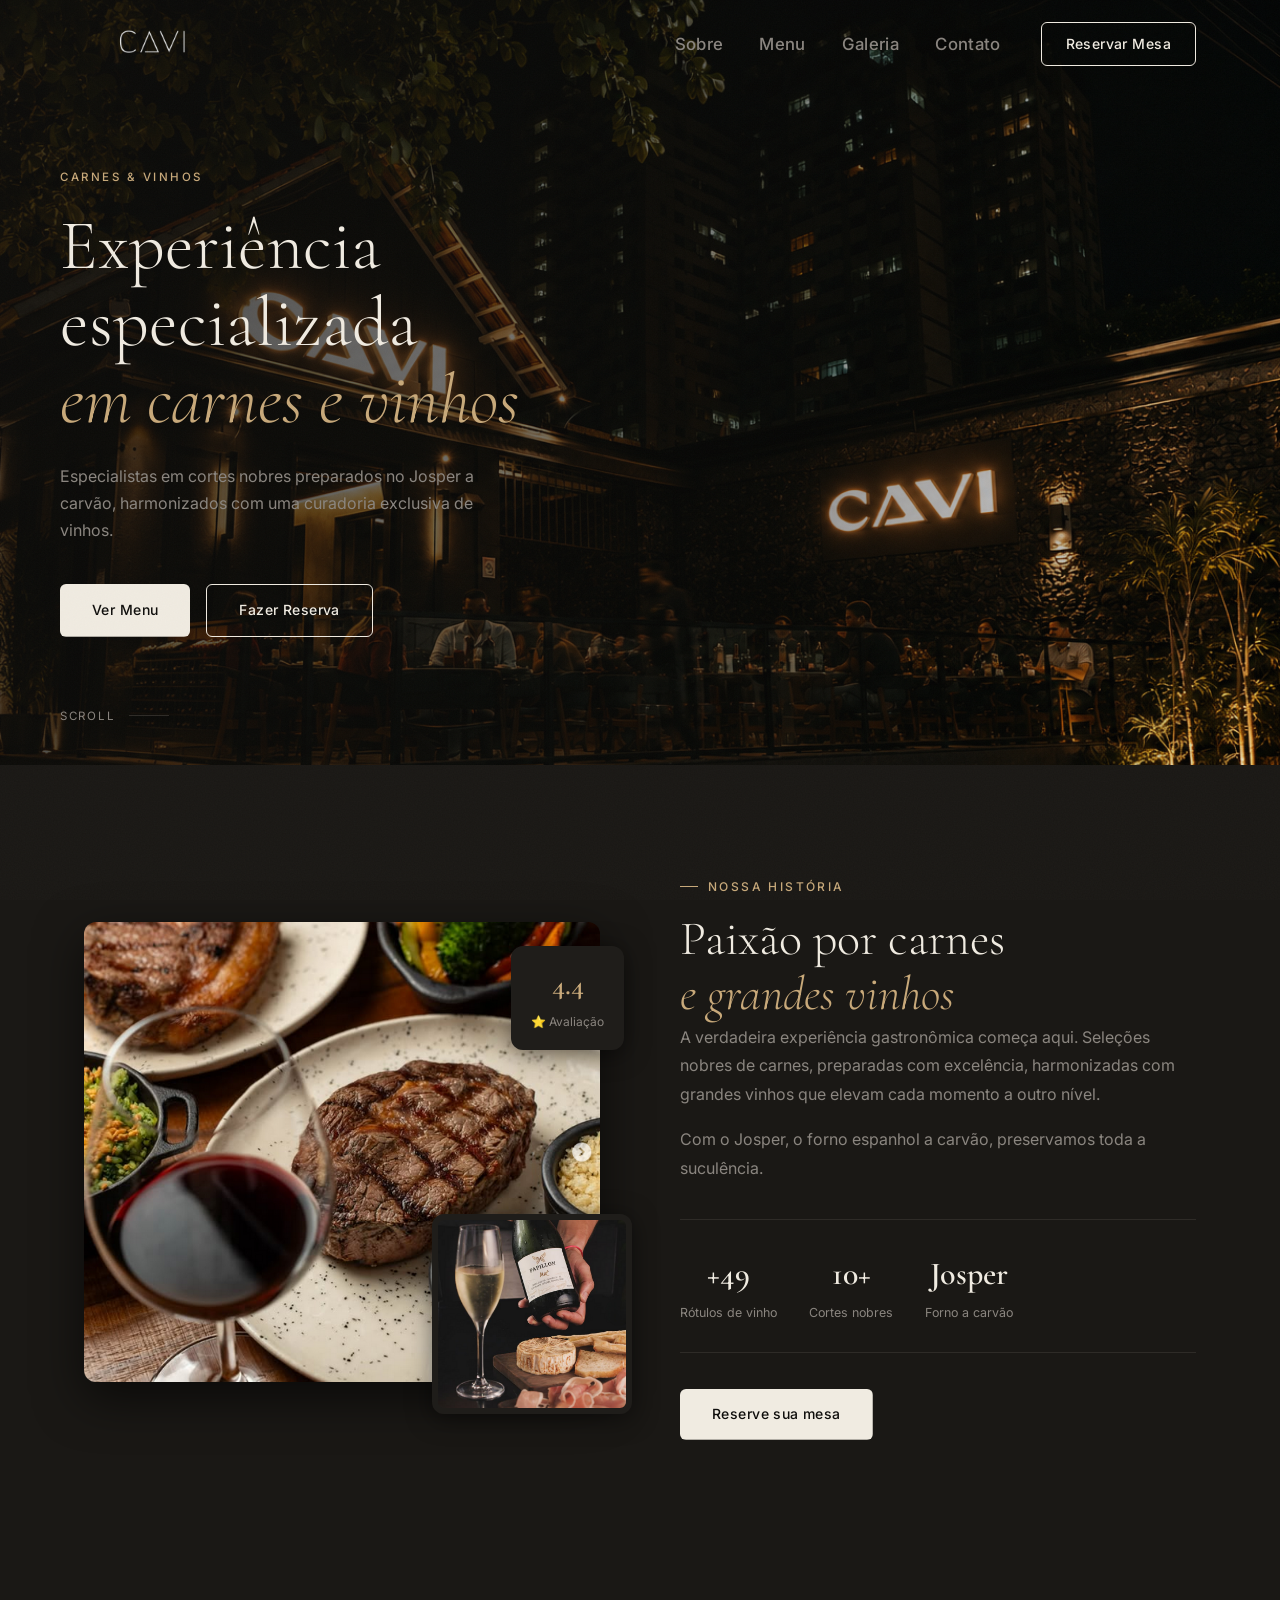
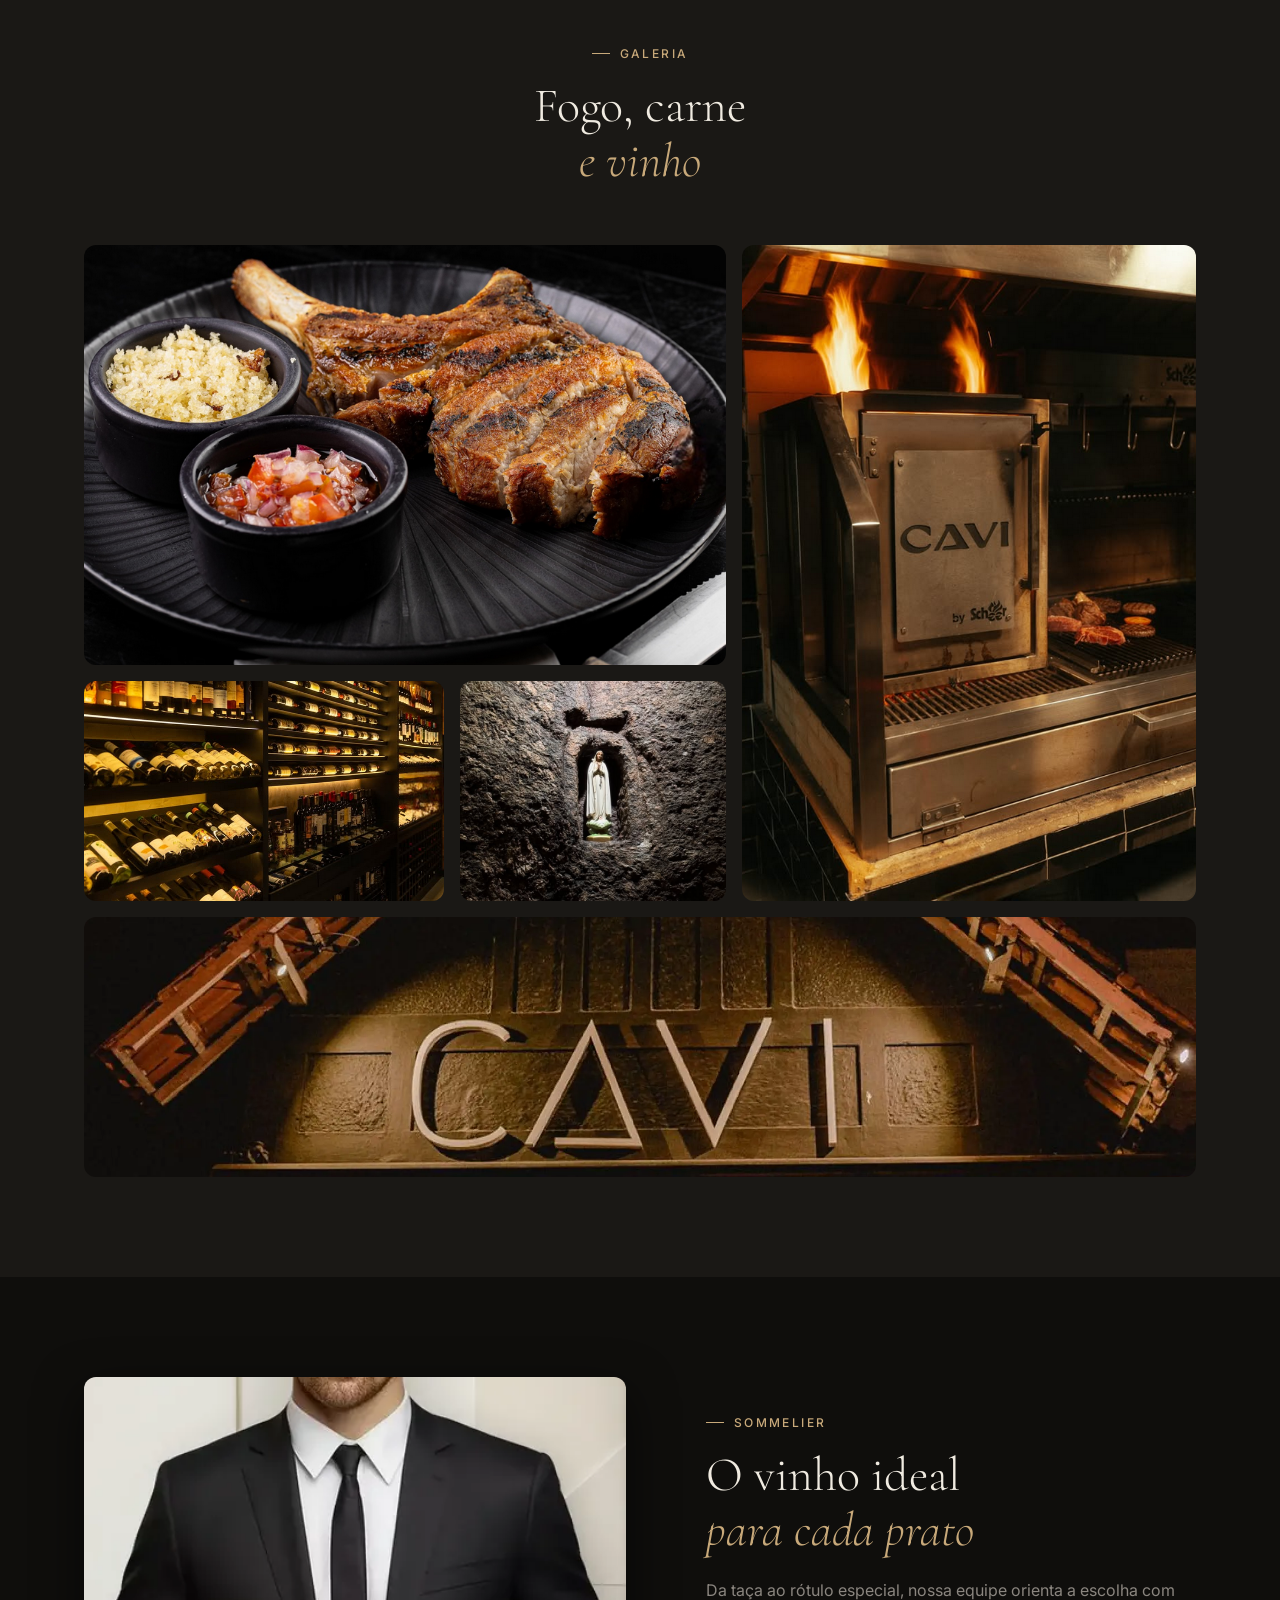
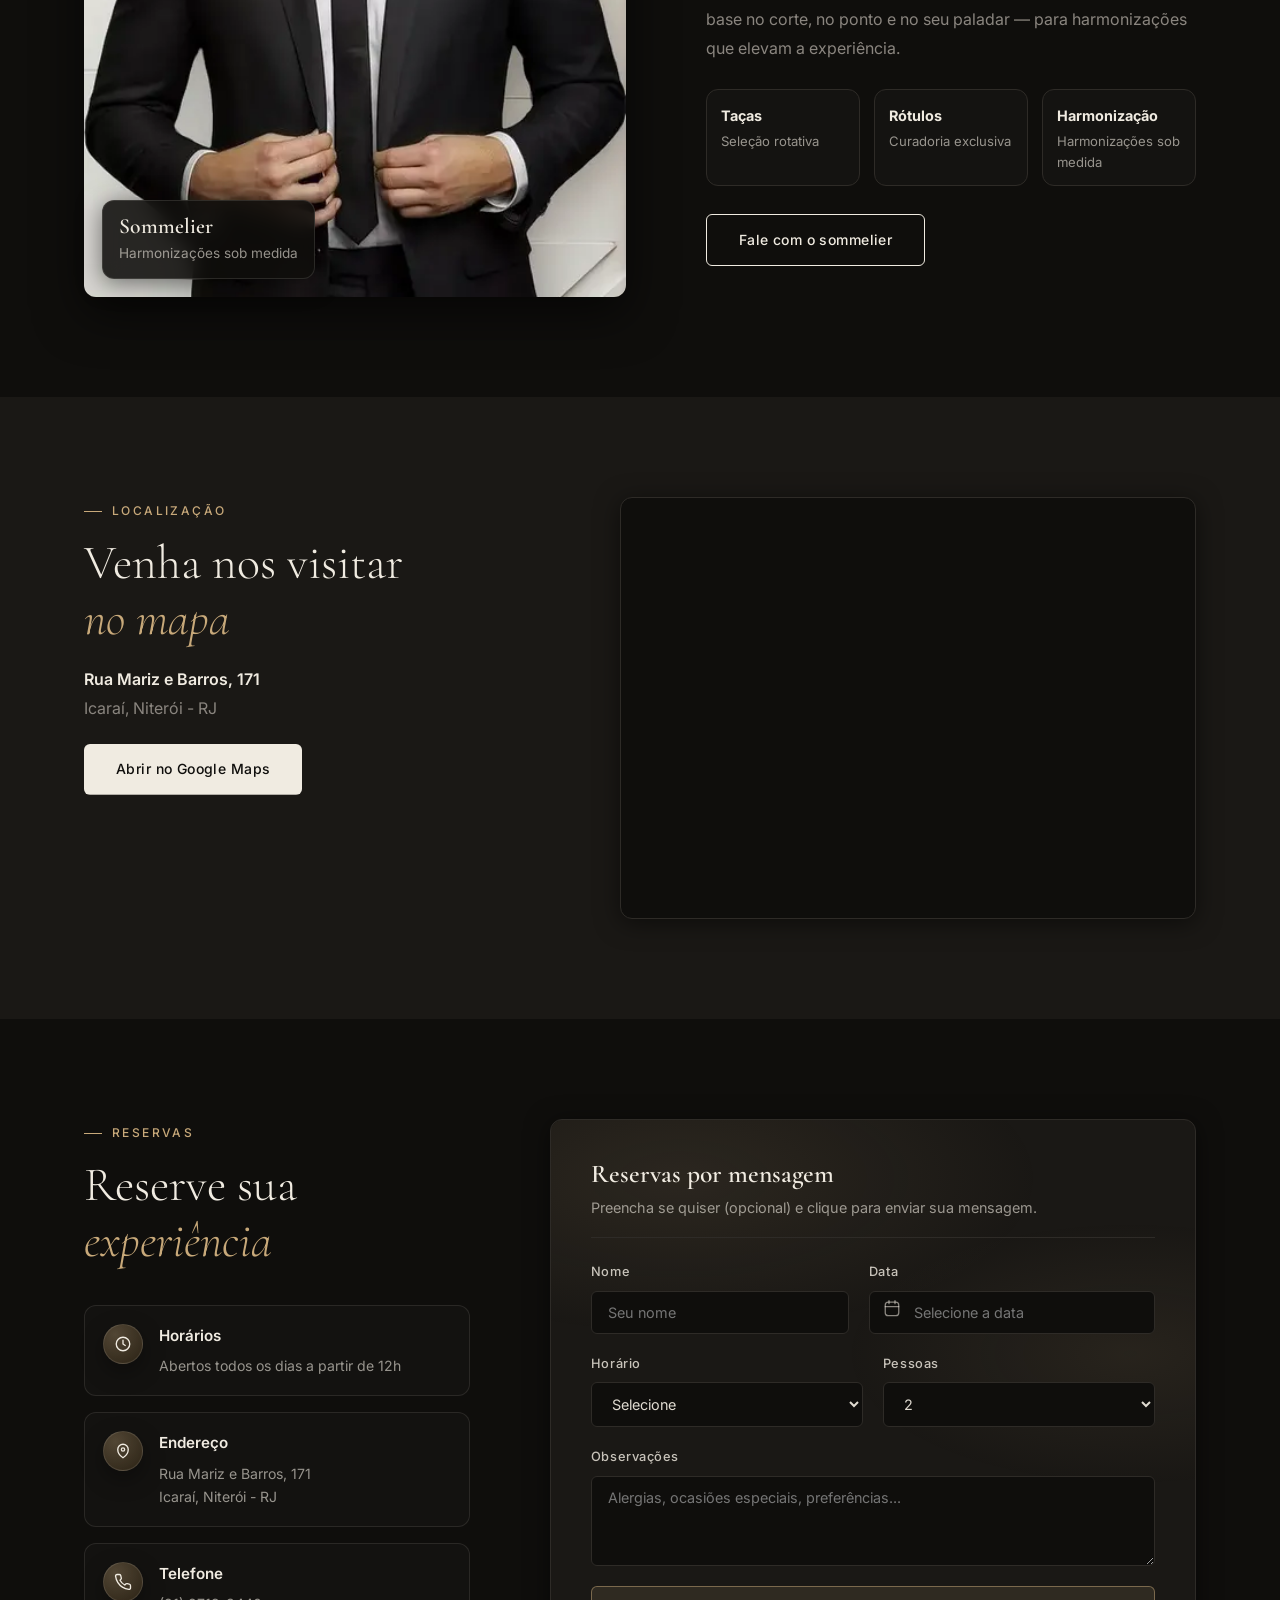
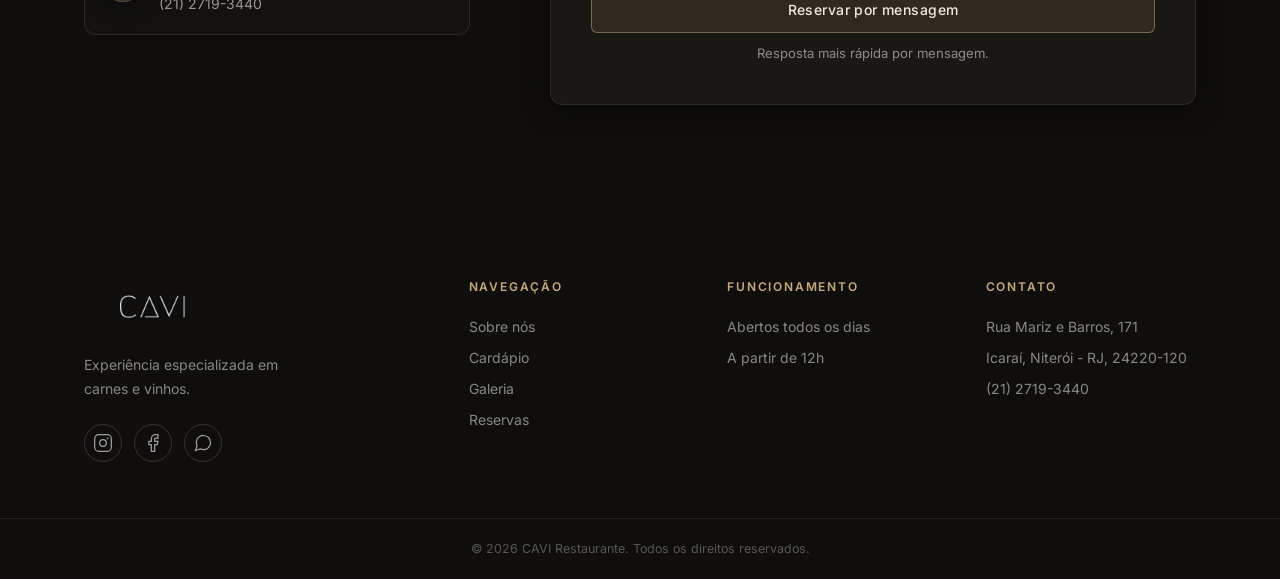
<file: index.html>
<!DOCTYPE html>
<html lang="pt-BR">
<head>
  <meta charset="UTF-8" />
  <meta name="viewport" content="width=device-width, initial-scale=1.0" />
  <title>CAVI — Carnes & Vinhos</title>
  <link rel="stylesheet" href="styles.css" />
  <link rel="preconnect" href="https://fonts.googleapis.com" />
  <link href="https://fonts.googleapis.com/css2?family=Cormorant+Garamond:ital,wght@0,300;0,400;0,600;1,300;1,400&family=Inter:wght@300;400;500;600&display=swap" rel="stylesheet" />
</head>
<body class="loading">

  <!-- LOADER -->
  <div class="loader" id="loader">
    <span class="loader-logo" aria-label="CAVI">
      <img src="assets/loogo.png" alt="CAVI" onerror="this.closest('.loader-logo').textContent='CAVI'" />
    </span>
    <div class="loader-bar"></div>
  </div>

  <!-- NAVBAR -->
  <nav class="navbar" id="navbar">
    <div class="nav-container">
      <a href="#home" class="nav-logo" aria-label="CAVI">
        <img src="assets/loogo.png" alt="CAVI" onerror="this.outerHTML='CAVI'" />
      </a>
      <ul class="nav-links" id="navLinks">
        <li><a href="#about">Sobre</a></li>
        <li><a href="cardapio.html">Menu</a></li>
        <li><a href="#gallery">Galeria</a></li>
        <li><a href="#contact">Contato</a></li>
      </ul>
      <a href="#reservation" class="btn btn-outline nav-cta">Reservar Mesa</a>
      <button class="hamburger" id="hamburger" aria-label="Menu">
        <span></span><span></span><span></span>
      </button>
    </div>
  </nav>

  <!-- HERO -->
  <section class="hero" id="home">
    <div class="hero-content">
      <span class="hero-eyebrow">Carnes & Vinhos</span>
      <h1 class="hero-title">Experiência especializada<br /><em>em carnes e vinhos</em></h1>
      <p class="hero-sub">Especialistas em cortes nobres preparados no Josper a carvão, harmonizados com uma curadoria exclusiva de vinhos.</p>
      <div class="hero-actions">
        <a href="cardapio.html" class="btn btn-dark">Ver Menu</a>
        <a href="#reservation" class="btn btn-outline">Fazer Reserva</a>
      </div>
    </div>
    <div class="hero-visual">
      <div class="hero-img-wrap">
        <div class="hero-img"></div>
      </div>
      <div class="hero-badge">
        <span class="badge-num">+50</span>
        <span class="badge-txt">rótulos de<br />vinho</span>
      </div>
    </div>
    <div class="hero-scroll" onclick="document.getElementById('about').scrollIntoView({behavior:'smooth'})">
      <span>Scroll</span>
      <div class="scroll-line"></div>
    </div>
  </section>

  <!-- ABOUT -->
  <section class="about section" id="about">
    <div class="container about-grid">
      <div class="about-media">
        <div class="about-img-main"></div>
        <div class="about-img-accent"></div>
        <div class="about-stat">
          <strong>4.5</strong>
          <span>⭐ Avaliação</span>
        </div>
      </div>
      <div class="about-text">
        <span class="section-eyebrow">Nossa História</span>
        <h2 class="section-title">Paixão por carnes<br /><em>e grandes vinhos</em></h2>
        <p>A verdadeira experiência gastronômica começa aqui.
Seleções nobres de carnes, preparadas com excelência, harmonizadas com grandes vinhos que elevam cada momento a outro nível.</p>
        <p>Com o Josper, o forno espanhol a carvão, preservamos toda a suculência.</p>
        <div class="about-highlights">
          <div class="highlight">
            <strong>+50</strong>
            <span>Rótulos de vinho</span>
          </div>
          <div class="highlight">
            <strong>10+</strong>
            <span>Cortes nobres</span>
          </div>
          <div class="highlight">
            <strong>Josper</strong>
            <span>Forno a carvão</span>
          </div>
        </div>
        <a href="#reservation" class="btn btn-dark">Reserve sua mesa</a>
      </div>
    </div>
  </section>

  <!-- GALLERY -->
  <section class="gallery-section section" id="gallery">
    <div class="container">
      <div class="section-header">
        <span class="section-eyebrow">Galeria</span>
        <h2 class="section-title">Fogo, carne<br /><em>e vinho</em></h2>
      </div>
      <div class="gallery-grid">
        <div class="gallery-item gi-large"></div>
        <div class="gallery-item gi-tall"></div>
        <div class="gallery-item gi-sm"></div>
        <div class="gallery-item gi-sm gi-sm2"></div>
        <div class="gallery-item gi-wide"></div>
      </div>
    </div>
  </section>

  <!-- SOMMELIER -->
  <section class="sommelier-section section" id="sommelier">
    <div class="container sommelier-grid">
      <div class="sommelier-media reveal">
        <div class="sommelier-img" role="img" aria-label="Sommelier"></div>
        <div class="sommelier-card">
          <strong>Sommelier</strong>
          <span>Harmonizações sob medida</span>
        </div>
      </div>
      <div class="sommelier-text reveal">
        <span class="section-eyebrow">Sommelier</span>
        <h2 class="section-title">O vinho ideal<br /><em>para cada prato</em></h2>
        <p>Da taça ao rótulo especial, nossa equipe orienta a escolha com base no corte, no ponto e no seu paladar — para harmonizações que elevam a experiência.</p>
        <div class="sommelier-features">
          <div class="sommelier-feature">
            <strong>Taças</strong>
            <span>Seleção rotativa</span>
          </div>
          <div class="sommelier-feature">
            <strong>Rótulos</strong>
            <span>Curadoria exclusiva</span>
          </div>
          <div class="sommelier-feature">
            <strong>Harmonização</strong>
            <span>Harmonizações sob medida</span>
          </div>
        </div>
        <a href="https://wa.me/552127193440?text=Ol%C3%A1!%20Gostaria%20de%20falar%20com%20o%20sommelier%20para%20uma%20recomenda%C3%A7%C3%A3o%20de%20vinho." class="btn btn-outline" target="_blank" rel="noopener">Fale com o sommelier</a>
      </div>
    </div>
  </section>

  <!-- LOCATION -->
  <section class="location-section section" id="location">
    <div class="container location-grid">
      <div class="location-text reveal">
        <span class="section-eyebrow">Localização</span>
        <h2 class="section-title">Venha nos visitar<br /><em>no mapa</em></h2>
        <p class="location-address">
          <strong>Rua Mariz e Barros, 171</strong><br />
          Icaraí, Niterói - RJ
        </p>
        <div class="location-actions">
          <a class="btn btn-dark" href="https://www.google.com/maps/search/?api=1&query=Rua%20das%20Flores%2C%20340%2C%20Jardins%2C%20S%C3%A3o%20Paulo%20-%20SP" target="_blank" rel="noopener">Abrir no Google Maps</a>
        </div>
      </div>
      <div class="location-map reveal" aria-label="Mapa">
        <iframe
          title="Mapa — CAVI"
          loading="lazy"
          referrerpolicy="no-referrer-when-downgrade"
          src="https://www.google.com/maps?q=Rua%20Mariz%20e%20Barros%2C%20171%2C%20Icaraí%2C%20Niterói%20-%20RJ%2C%2024220-120&output=embed"></iframe>
      </div>
    </div>
  </section>

  <!-- RESERVATION -->
  <section class="reservation-section section" id="reservation">
    <div class="container reservation-grid">
      <div class="reservation-info">
        <span class="section-eyebrow">Reservas</span>
        <h2 class="section-title">Reserve sua<br /><em>experiência</em></h2>
        <div class="res-detail">
          <div class="res-icon" aria-hidden="true">
            <svg width="18" height="18" viewBox="0 0 24 24" fill="none" stroke="currentColor" stroke-width="1.8" stroke-linecap="round" stroke-linejoin="round">
              <circle cx="12" cy="12" r="9"></circle>
              <path d="M12 7v5l3 2"></path>
            </svg>
          </div>
          <div>
            <strong>Horários</strong>
            <p>Abertos todos os dias a partir de 12h</p>
          </div>
        </div>
        <div class="res-detail">
          <div class="res-icon" aria-hidden="true">
            <svg width="18" height="18" viewBox="0 0 24 24" fill="none" stroke="currentColor" stroke-width="1.8" stroke-linecap="round" stroke-linejoin="round">
              <path d="M12 21s7-4.4 7-11a7 7 0 0 0-14 0c0 6.6 7 11 7 11z"></path>
              <circle cx="12" cy="10" r="2.2"></circle>
            </svg>
          </div>
          <div>
            <strong>Endereço</strong>
            <p> Rua Mariz e Barros, 171<br />Icaraí, Niterói - RJ</p>
          </div>
        </div>
        <div class="res-detail">
          <div class="res-icon" aria-hidden="true">
            <svg width="18" height="18" viewBox="0 0 24 24" fill="none" stroke="currentColor" stroke-width="1.8" stroke-linecap="round" stroke-linejoin="round">
              <path d="M22 16.9v3a2 2 0 0 1-2.2 2 19.8 19.8 0 0 1-8.6-3.1 19.5 19.5 0 0 1-6-6A19.8 19.8 0 0 1 2.1 4.2 2 2 0 0 1 4.1 2h3a2 2 0 0 1 2 1.7c.1.9.3 1.8.6 2.6a2 2 0 0 1-.5 2.1L8 9.6a16 16 0 0 0 6.4 6.4l1.2-1.2a2 2 0 0 1 2.1-.5c.8.3 1.7.5 2.6.6a2 2 0 0 1 1.7 2z"></path>
            </svg>
          </div>
          <div>
            <strong>Telefone</strong>
            <p id="reservationPhone">(21) 2719-3440</p>
          </div>
        </div>
      </div>
      <div class="reservation-form reservation-whatsapp" id="reservationWhatsApp">
        <div class="form-head">
          <h3 class="form-title">Reservas por mensagem</h3>
          <p class="form-sub">Preencha se quiser (opcional) e clique para enviar sua mensagem.</p>
        </div>
        <div class="form-row">
          <div class="form-group">
            <label for="wa_name">Nome</label>
            <input type="text" id="wa_name" placeholder="Seu nome" />
          </div>
          <div class="form-group">
            <label for="wa_date">Data</label>
            <div class="input-wrap date-picker" id="waDatePicker">
              <span class="input-icon" aria-hidden="true">
                <svg width="18" height="18" viewBox="0 0 24 24" fill="none" stroke="currentColor" stroke-width="1.7" stroke-linecap="round" stroke-linejoin="round">
                  <rect x="3" y="4" width="18" height="18" rx="4"></rect>
                  <path d="M16 2v4M8 2v4"></path>
                  <path d="M3 10h18"></path>
                </svg>
              </span>
              <input type="text" id="wa_date_display" placeholder="Selecione a data" inputmode="none" readonly aria-haspopup="dialog" aria-expanded="false" />
              <input type="hidden" id="wa_date" />
              <div class="date-popover" id="waDatePopover" role="dialog" aria-label="Selecionar data" aria-hidden="true"></div>
            </div>
          </div>
        </div>
        <div class="form-row">
          <div class="form-group">
            <label for="wa_time">Horário</label>
            <select id="wa_time">
              <option value="">Selecione</option>
              <option>12:00</option><option>12:30</option>
              <option>13:00</option><option>13:30</option>
              <option>19:00</option><option>19:30</option>
              <option>20:00</option><option>20:30</option>
              <option>21:00</option><option>21:30</option>
              <option>22:00</option><option>22:30</option>
              <option>23:00</option><option>23:30</option>
              <option>00:00</option>
            </select>
          </div>
          <div class="form-group">
            <label for="wa_guests">Pessoas</label>
            <select id="wa_guests">
              <option value="">Selecione</option>
              <option>1</option><option selected>2</option><option>3</option><option>4</option><option>5</option>
              <option>6</option><option>7</option><option>8</option><option>9</option><option>10</option>
              <option>11</option><option>12</option><option>13</option><option>14</option><option>15</option>
              <option>16</option><option>17</option><option>18</option><option>19</option><option>20</option>
            </select>
          </div>
        </div>
        <div class="form-group">
          <label for="wa_notes">Observações</label>
          <textarea id="wa_notes" rows="3" placeholder="Alergias, ocasiões especiais, preferências..."></textarea>
        </div>
        <button type="button" class="btn btn-whatsapp btn-full" id="whatsappReserve">
          Reservar por mensagem
        </button>
        <p class="form-note">Resposta mais rápida por mensagem.</p>
      </div>
    </div>
  </section>

  <!-- FOOTER -->
  <footer class="footer" id="contact">
    <div class="container footer-grid">
      <div class="footer-brand">
        <a href="#home" class="nav-logo" aria-label="CAVI">
          <img src="assets/loogo.png" alt="CAVI" onerror="this.outerHTML='CAVI'" />
        </a>
        <p>Experiência especializada em carnes e vinhos.</p>
        <div class="social-links">
          <a href="https://www.instagram.com/caviemporio/" aria-label="Instagram" target="_blank" rel="noopener">
            <svg width="20" height="20" fill="none" stroke="currentColor" stroke-width="1.5" viewBox="0 0 24 24"><rect x="2" y="2" width="20" height="20" rx="5"/><circle cx="12" cy="12" r="4"/><circle cx="17.5" cy="6.5" r="1" fill="currentColor" stroke="none"/></svg>
          </a>
          <a href="https://www.facebook.com/caviemporio" aria-label="Facebook" target="_blank" rel="noopener">
            <svg width="20" height="20" fill="none" stroke="currentColor" stroke-width="1.5" viewBox="0 0 24 24"><path d="M18 2h-3a5 5 0 0 0-5 5v3H7v4h3v8h4v-8h3l1-4h-4V7a1 1 0 0 1 1-1h3z"/></svg>
          </a>
          <a href="https://wa.me/552127193440?text=Ol%C3%A1!%20Gostaria%20de%20falar%20com%20o%20restaurante." aria-label="WhatsApp" target="_blank" rel="noopener">
            <svg width="20" height="20" fill="none" stroke="currentColor" stroke-width="1.5" viewBox="0 0 24 24"><path d="M21 11.5a8.38 8.38 0 0 1-.9 3.8 8.5 8.5 0 0 1-7.6 4.7 8.38 8.38 0 0 1-3.8-.9L3 21l1.9-5.7a8.38 8.38 0 0 1-.9-3.8 8.5 8.5 0 0 1 4.7-7.6 8.38 8.38 0 0 1 3.8-.9h.5a8.48 8.48 0 0 1 8 8v.5z"/></svg>
          </a>
        </div>
      </div>
      <div class="footer-col">
        <h4>Navegação</h4>
        <ul>
          <li><a href="#about">Sobre nós</a></li>
          <li><a href="#menu">Cardápio</a></li>
          <li><a href="#gallery">Galeria</a></li>
          <li><a href="#reservation">Reservas</a></li>
        </ul>
      </div>
      <div class="footer-col">
        <h4>Funcionamento</h4>
        <ul>
          <li>Abertos todos os dias</li>
          <li>A partir de 12h</li>
        </ul>
      </div>
      <div class="footer-col">
        <h4>Contato</h4>
        <ul>
          <li>Rua Mariz e Barros, 171</li>
          <li>Icaraí, Niterói - RJ, 24220-120</li>
          <li> (21) 2719-3440</li>
        </ul>
      </div>
    </div>
    <div class="footer-bottom">
      <p>© 2026 CAVI Restaurante. Todos os direitos reservados.</p>
    </div>
  </footer>

  <script src="script.js"></script>
</body>
</html>
</file>
<file: styles.css>
/* ===== RESET & BASE ===== */
*, *::before, *::after { box-sizing: border-box; margin: 0; padding: 0; }

:root {
  --black: #f0ebe1;
  --dark: #e0dbd1;
  --gray-900: #c8c3ba;
  --gray-600: #8a857f;
  --gray-300: #2e2b27;
  --gray-100: #1a1815;
  --white: #0f0e0c;
  --accent: #c8a97a;
  --accent-light: #2a2010;

  --font-display: 'Cormorant Garamond', Georgia, serif;
  --font-body: 'Inter', system-ui, sans-serif;

  --radius: 12px;
  --radius-sm: 6px;
  --transition: 0.3s ease;
  --shadow: 0 4px 24px rgba(0,0,0,0.5);
  --shadow-lg: 0 16px 48px rgba(0,0,0,0.6);
}

html { scroll-behavior: smooth; font-size: 16px; }

body {
  font-family: var(--font-body);
  background: var(--white);
  color: var(--dark);
  line-height: 1.6;
  overflow-x: hidden;
  color-scheme: dark;
}

a { text-decoration: none; color: inherit; }
ul { list-style: none; }
img { display: block; max-width: 100%; }
button { cursor: pointer; border: none; background: none; font-family: inherit; }

.container { max-width: 1160px; margin: 0 auto; padding: 0 24px; }
.section { padding: 100px 0; }

/* ===== TYPOGRAPHY ===== */
.section-eyebrow {
  display: inline-block;
  font-family: var(--font-body);
  font-size: 0.75rem;
  font-weight: 500;
  letter-spacing: 0.2em;
  text-transform: uppercase;
  color: var(--accent);
  margin-bottom: 16px;
}

.section-title {
  font-family: var(--font-display);
  font-size: clamp(2rem, 4vw, 3rem);
  font-weight: 300;
  line-height: 1.15;
  color: var(--black);
}

.section-title em {
  font-style: italic;
  color: var(--accent);
}

.section-header {
  text-align: center;
  margin-bottom: 56px;
}

/* ===== BUTTONS ===== */
.btn {
  display: inline-flex;
  align-items: center;
  gap: 8px;
  padding: 14px 32px;
  border-radius: var(--radius-sm);
  font-family: var(--font-body);
  font-size: 0.875rem;
  font-weight: 500;
  letter-spacing: 0.03em;
  transition: all var(--transition);
  white-space: nowrap;
}

.btn-dark {
  background: var(--black);
  color: var(--white);
}
.btn-dark:hover {
  background: var(--gray-900);
  transform: translateY(-1px);
  box-shadow: 0 8px 24px rgba(0,0,0,0.18);
}

.btn-outline {
  background: transparent;
  color: var(--black);
  border: 1.5px solid var(--black);
}
.btn-outline:hover {
  background: var(--black);
  color: var(--white);
}

.btn-full { width: 100%; justify-content: center; }

/* ===== NAVBAR ===== */
.navbar {
  position: fixed;
  top: 0; left: 0; right: 0;
  z-index: 1000;
  padding: 12px 0;
  transition: all var(--transition);
}

.navbar.scrolled {
  background: rgba(15,14,12,0.92);
  backdrop-filter: blur(12px);
  -webkit-backdrop-filter: blur(12px);
  padding: 10px 0;
  box-shadow: 0 1px 0 var(--gray-300);
}

.nav-container {
  max-width: 1160px;
  margin: 0 auto;
  padding: 0 24px;
  display: flex;
  align-items: center;
  gap: 40px;
}

.nav-logo {
  font-family: var(--font-display);
  font-size: 1.75rem;
  font-weight: 600;
  letter-spacing: 0.04em;
  color: var(--black);
  margin-right: auto;
  display: flex;
  align-items: center;
  text-decoration: none;
  line-height: 1;
}

.nav-logo img {
  height: 64px;
  width: auto;
  display: block;
  opacity: 1;
  transform: scale(1.5);
  transform-origin: left center;
}

.nav-links {
  display: flex;
  gap: 36px;
}

.nav-links a {
  font-size: 1.05rem;
  font-weight: 500;
  color: var(--gray-600);
  transition: color var(--transition);
  letter-spacing: 0.02em;
}
.nav-links a:hover { color: var(--black); }

.nav-cta { padding: 10px 24px; }

.hamburger {
  display: none;
  flex-direction: column;
  gap: 5px;
  padding: 4px;
  margin-left: auto;
}
.hamburger span {
  display: block;
  width: 22px;
  height: 1.5px;
  background: var(--black);
  transition: all var(--transition);
  transform-origin: center;
}
.hamburger.open span:nth-child(1) { transform: translateY(6.5px) rotate(45deg); }
.hamburger.open span:nth-child(2) { opacity: 0; }
.hamburger.open span:nth-child(3) { transform: translateY(-6.5px) rotate(-45deg); }

/* ===== HERO ===== */
.hero {
  min-height: 85vh;
  position: relative;
  display: flex;
  align-items: center;
  background: url('assets/cavi.png') center/cover no-repeat;
  overflow: hidden;
}

.hero::before {
  content: '';
  position: absolute;
  inset: 0;
  background: linear-gradient(
    105deg,
    rgba(15,14,12,0.82) 0%,
    rgba(15,14,12,0.5) 55%,
    rgba(15,14,12,0.08) 100%
  );
}

.hero-content {
  position: relative;
  z-index: 1;
  padding: 160px 60px 120px;
  max-width: 700px;
}

.hero-visual { display: none; }

.hero-eyebrow {
  display: block;
  font-size: 0.72rem;
  font-weight: 500;
  letter-spacing: 0.22em;
  text-transform: uppercase;
  color: var(--accent);
  margin-bottom: 20px;
}

.hero-title {
  font-family: var(--font-display);
  font-size: clamp(2.8rem, 5.5vw, 4.5rem);
  font-weight: 300;
  line-height: 1.1;
  color: var(--black);
  margin-bottom: 24px;
}
.hero-title em { font-style: italic; color: var(--accent); }

.hero-sub {
  font-size: 1rem;
  color: var(--gray-600);
  max-width: 420px;
  line-height: 1.7;
  margin-bottom: 40px;
}

.hero-actions { display: flex; gap: 16px; flex-wrap: wrap; }

.hero-visual { position: relative; }

.hero-img-wrap {
  border-radius: 200px 200px 120px 120px;
  overflow: hidden;
  height: 540px;
  box-shadow: var(--shadow-lg);
}

.hero-img {
  width: 100%;
  height: 100%;
  background:
    linear-gradient(160deg, rgba(200,169,122,0.1) 0%, transparent 60%),
    url('assets/cavi.png') center/cover no-repeat;
}

.hero-badge {
  position: absolute;
  bottom: 40px;
  left: -30px;
  background: #1f1d1a;
  border-radius: var(--radius);
  padding: 16px 20px;
  box-shadow: var(--shadow-lg);
  display: flex;
  align-items: center;
  gap: 12px;
  animation: float 4s ease-in-out infinite;
}
.badge-num {
  font-family: var(--font-display);
  font-size: 2.2rem;
  font-weight: 600;
  color: var(--accent);
  line-height: 1;
}
.badge-txt {
  font-size: 0.78rem;
  color: var(--gray-600);
  line-height: 1.4;
}

.hero-scroll {
  position: absolute;
  bottom: 40px;
  left: 60px;
  z-index: 1;
  display: flex;
  align-items: center;
  gap: 14px;
  cursor: pointer;
  font-size: 0.72rem;
  letter-spacing: 0.15em;
  text-transform: uppercase;
  color: var(--gray-600);
}
.scroll-line {
  width: 40px;
  height: 1px;
  background: var(--gray-300);
  position: relative;
  overflow: hidden;
}
.scroll-line::after {
  content: '';
  position: absolute;
  left: -100%;
  top: 0;
  width: 100%;
  height: 100%;
  background: var(--accent);
  animation: scrollLine 2s ease-in-out infinite;
}

@keyframes scrollLine {
  0% { left: -100%; }
  50% { left: 0%; }
  100% { left: 100%; }
}

@keyframes float {
  0%, 100% { transform: translateY(0); }
  50% { transform: translateY(-8px); }
}

/* ===== ABOUT ===== */
.about { background: var(--gray-100); }

.about-grid {
  display: grid;
  grid-template-columns: 1fr 1fr;
  gap: 80px;
  align-items: center;
}

.about-media { position: relative; }

.about-img-main {
  width: 100%;
  height: 460px;
  border-radius: var(--radius);
  background: url('g1/f1.png') center/cover;
  box-shadow: var(--shadow-lg);
}

.about-img-accent {
  position: absolute;
  bottom: -32px;
  right: -32px;
  width: 200px;
  height: 200px;
  border-radius: var(--radius);
  background: url('g1/f2.png') center/cover;
  border: 6px solid #1f1d1a;
  box-shadow: var(--shadow);
}

.about-stat {
  position: absolute;
  top: 24px;
  right: -24px;
  background: #1f1d1a;
  border-radius: var(--radius);
  padding: 16px 20px;
  text-align: center;
  box-shadow: var(--shadow);
}
.about-stat strong {
  display: block;
  font-family: var(--font-display);
  font-size: 1.8rem;
  font-weight: 600;
  color: var(--accent);
}
.about-stat span { font-size: 0.75rem; color: var(--gray-600); }

.about-text { padding-top: 8px; }

.about-text p {
  color: var(--gray-600);
  margin-bottom: 16px;
  line-height: 1.8;
}

.about-highlights {
  display: flex;
  gap: 32px;
  margin: 36px 0;
  padding: 28px 0;
  border-top: 1px solid var(--gray-300);
  border-bottom: 1px solid var(--gray-300);
}

.highlight { text-align: center; }
.highlight strong {
  display: block;
  font-family: var(--font-display);
  font-size: 2rem;
  font-weight: 600;
  color: var(--black);
}
.highlight span { font-size: 0.78rem; color: var(--gray-600); }

/* ===== MENU ===== */
.menu-section { background: var(--white); }

.menu-tabs {
  display: flex;
  justify-content: center;
  gap: 4px;
  margin-bottom: 48px;
  background: var(--gray-100);
  border-radius: var(--radius-sm);
  padding: 4px;
  width: fit-content;
  margin-left: auto;
  margin-right: auto;
}

.tab-btn {
  padding: 10px 28px;
  border-radius: calc(var(--radius-sm) - 2px);
  font-size: 0.875rem;
  font-weight: 500;
  color: var(--gray-600);
  transition: all var(--transition);
}
.tab-btn.active, .tab-btn:hover {
  background: #252220;
  color: var(--black);
  box-shadow: 0 2px 8px rgba(0,0,0,0.4);
}
.tab-btn.active { color: var(--black); }

.menu-grid {
  display: grid;
  grid-template-columns: repeat(auto-fill, minmax(260px, 1fr));
  gap: 24px;
}

.menu-card {
  border: 1px solid var(--gray-300);
  border-radius: var(--radius);
  overflow: hidden;
  background: var(--gray-100);
  transition: all var(--transition);
  animation: fadeUp 0.4s ease both;
}
.menu-card:hover {
  transform: translateY(-4px);
  box-shadow: var(--shadow-lg);
  border-color: transparent;
}

.menu-card-img {
  width: 100%;
  height: 180px;
  object-fit: cover;
  background: var(--gray-100);
}

.menu-card-body { padding: 20px; }

.menu-card-tag {
  font-size: 0.65rem;
  font-weight: 600;
  letter-spacing: 0.15em;
  text-transform: uppercase;
  color: var(--accent);
  margin-bottom: 8px;
}

.menu-card-name {
  font-family: var(--font-display);
  font-size: 1.2rem;
  font-weight: 400;
  color: var(--black);
  margin-bottom: 6px;
}

.menu-card-desc {
  font-size: 0.82rem;
  color: var(--gray-600);
  line-height: 1.6;
  margin-bottom: 16px;
}

.menu-card-footer {
  display: flex;
  align-items: center;
  justify-content: space-between;
}

.menu-price {
  font-family: var(--font-display);
  font-size: 1.3rem;
  font-weight: 600;
  color: var(--black);
}

.menu-badge {
  font-size: 0.65rem;
  font-weight: 600;
  letter-spacing: 0.1em;
  text-transform: uppercase;
  background: var(--accent-light);
  color: var(--accent);
  padding: 4px 10px;
  border-radius: 99px;
}

@keyframes fadeUp {
  from { opacity: 0; transform: translateY(16px); }
  to { opacity: 1; transform: translateY(0); }
}

/* ===== GALLERY ===== */
.gallery-section { background: var(--gray-100); }

.gallery-grid {
  display: grid;
  grid-template-columns: repeat(12, 1fr);
  grid-template-rows: auto;
  gap: 16px;
}

.gallery-item {
  border-radius: var(--radius);
  overflow: hidden;
  background-size: cover !important;
  background-position: center !important;
  transition: transform 0.5s ease, box-shadow 0.5s ease;
}
.gallery-item:hover {
  transform: scale(1.02);
  box-shadow: var(--shadow-lg);
}

.gi-large {
  grid-column: 1 / 8;
  height: 420px;
  background: url('g2/g1.png') center/cover;
}
.gi-tall {
  grid-column: 8 / 13;
  grid-row: 1 / 3;
  height: 100%;
  min-height: 420px;
  background: url('g2/g2.png') center/cover;
}
.gi-sm {
  grid-column: 1 / 5;
  height: 220px;
  background: url('g2/g3.png') center/cover;
}
.gi-sm2 {
  grid-column: 5 / 8;
  background: url('g2/g4.png') center/cover;
}
.gi-wide {
  grid-column: 1 / 13;
  height: 260px;
  background: url('g2/g5.png') center/cover;
  background-position: 50% 94% !important;
}

/* ===== SOMMELIER ===== */
.sommelier-section { background: var(--white); }

.sommelier-grid {
  display: grid;
  grid-template-columns: 1.05fr 0.95fr;
  gap: 80px;
  align-items: center;
}

.sommelier-media { position: relative; }

.sommelier-img {
  width: 100%;
  height: 520px;
  border-radius: var(--radius);
  background: url('g1/someller.png') center/cover;
  box-shadow: var(--shadow-lg);
}

.sommelier-card {
  position: absolute;
  left: 18px;
  bottom: 18px;
  background: rgba(15,14,12,0.88);
  border: 1px solid rgba(240,235,225,0.12);
  backdrop-filter: blur(10px);
  -webkit-backdrop-filter: blur(10px);
  border-radius: var(--radius);
  padding: 14px 16px;
  box-shadow: var(--shadow);
}
.sommelier-card strong {
  display: block;
  font-family: var(--font-display);
  font-size: 1.35rem;
  font-weight: 600;
  color: var(--black);
  line-height: 1.1;
}
.sommelier-card span { display: block; font-size: 0.85rem; color: rgba(240,235,225,0.6); margin-top: 4px; }

.sommelier-text p {
  color: var(--gray-600);
  margin: 18px 0 26px;
  line-height: 1.8;
}

.sommelier-features {
  display: grid;
  grid-template-columns: repeat(3, minmax(0, 1fr));
  gap: 14px;
  margin-bottom: 28px;
}

.sommelier-feature {
  border: 1px solid var(--gray-300);
  border-radius: var(--radius);
  padding: 14px 14px 12px;
  background: rgba(255,255,255,0.02);
}
.sommelier-feature strong {
  display: block;
  font-size: 0.9rem;
  color: var(--black);
  margin-bottom: 4px;
}
.sommelier-feature span { display: block; font-size: 0.82rem; color: rgba(240,235,225,0.6); }

/* ===== LOCATION ===== */
.location-section { background: var(--gray-100); }

.location-grid {
  display: grid;
  grid-template-columns: 0.9fr 1.1fr;
  gap: 64px;
  align-items: start;
}

.location-address {
  color: var(--gray-600);
  margin: 18px 0 22px;
  line-height: 1.8;
}
.location-address strong { color: var(--black); font-weight: 600; }

.location-actions { display: flex; gap: 12px; flex-wrap: wrap; }

.location-map {
  border-radius: var(--radius);
  overflow: hidden;
  border: 1px solid var(--gray-300);
  box-shadow: var(--shadow);
  background: #0f0e0c;
}
.location-map iframe {
  width: 100%;
  height: 420px;
  border: 0;
  display: block;
  filter: saturate(0.85) contrast(1.05);
}

/* ===== RESERVATION ===== */
.reservation-section { background: var(--white); }

.reservation-grid {
  display: grid;
  grid-template-columns: 1fr 1.4fr;
  gap: 80px;
  align-items: start;
}

.reservation-info .section-title { margin-bottom: 36px; }

.res-detail {
  display: flex;
  gap: 16px;
  margin-bottom: 16px;
  align-items: flex-start;
  padding: 18px 18px;
  border-radius: var(--radius);
  background: rgba(255,255,255,0.02);
  border: 1px solid rgba(240,235,225,0.10);
  transition: transform var(--transition), border-color var(--transition), background var(--transition);
}
.res-detail:hover {
  transform: translateY(-1px);
  border-color: rgba(200,169,122,0.35);
  background: rgba(255,255,255,0.03);
}
.res-icon {
  width: 40px;
  height: 40px;
  background: radial-gradient(120% 120% at 30% 25%, rgba(200,169,122,0.35), rgba(42,32,16,0.8));
  border-radius: 999px;
  display: flex;
  align-items: center;
  justify-content: center;
  color: var(--black);
  flex-shrink: 0;
  box-shadow: 0 8px 22px rgba(0,0,0,0.35);
  border: 1px solid rgba(240,235,225,0.12);
}
.res-icon svg { display: block; }
.res-detail strong {
  display: block;
  font-size: 0.95rem;
  font-weight: 600;
  color: var(--black);
  margin-bottom: 6px;
}
.res-detail p { font-size: 0.88rem; color: rgba(240,235,225,0.6); line-height: 1.65; }

.reservation-form {
  background: var(--gray-100);
  border-radius: var(--radius);
  padding: 40px;
  border: 1px solid var(--gray-300);
  box-shadow: var(--shadow);
}

.reservation-whatsapp {
  position: relative;
  overflow: visible;
}
.reservation-whatsapp::before {
  content: '';
  position: absolute;
  inset: 0;
  border-radius: var(--radius);
  background:
    radial-gradient(600px 260px at 20% 10%, rgba(200, 169, 122, 0.10), transparent 60%),
    radial-gradient(520px 240px at 90% 40%, rgba(200, 169, 122, 0.08), transparent 55%);
  pointer-events: none;
}
.reservation-whatsapp > * { position: relative; }

.form-head {
  margin-bottom: 24px;
  padding-bottom: 18px;
  border-bottom: 1px solid var(--gray-300);
}

.form-title {
  font-family: var(--font-display);
  font-size: 1.6rem;
  font-weight: 600;
  color: var(--black);
  line-height: 1.1;
}

.form-sub {
  margin-top: 8px;
  font-size: 0.9rem;
  color: rgba(240,235,225,0.6);
  line-height: 1.6;
}

.form-row { display: grid; grid-template-columns: 1fr 1fr; gap: 20px; }

.form-group { display: flex; flex-direction: column; gap: 8px; margin-bottom: 20px; }
.form-group label {
  font-size: 0.8rem;
  font-weight: 500;
  letter-spacing: 0.04em;
  color: var(--gray-900);
}

.form-group input,
.form-group select,
.form-group textarea {
  padding: 12px 16px;
  border: 1.5px solid var(--gray-300);
  border-radius: var(--radius-sm);
  font-family: var(--font-body);
  font-size: 0.9rem;
  color: var(--dark);
  background: var(--white);
  transition: border-color var(--transition);
  outline: none;
}

.input-wrap {
  position: relative;
}

.input-wrap .input-icon {
  position: absolute;
  left: 14px;
  top: 50%;
  transform: translateY(-50%);
  color: rgba(240,235,225,0.55);
  pointer-events: none;
}

.input-wrap input {
  padding-left: 44px;
}

.input-wrap input[type="date"]::-webkit-calendar-picker-indicator {
  opacity: 0.55;
  cursor: pointer;
  filter: invert(1) sepia(0.35) saturate(2) hue-rotate(10deg);
}

/* ===== CUSTOM DATE PICKER ===== */
.date-picker input[type="text"] {
  cursor: pointer;
}

.date-popover {
  position: absolute;
  left: 0;
  top: calc(100% + 10px);
  width: min(340px, 86vw);
  max-width: 100%;
  background: rgba(15,14,12,0.96);
  border: 1px solid rgba(240,235,225,0.12);
  border-radius: var(--radius);
  box-shadow: var(--shadow-lg);
  padding: 14px 14px 12px;
  z-index: 1200;
  display: none;
}

.date-popover.open { display: block; }

.dp-head {
  display: flex;
  align-items: center;
  justify-content: space-between;
  gap: 10px;
  margin-bottom: 10px;
}

.dp-month {
  font-family: var(--font-display);
  font-size: 1.15rem;
  font-weight: 600;
  color: var(--black);
  letter-spacing: 0.01em;
  text-transform: capitalize;
}

.dp-nav {
  width: 34px;
  height: 34px;
  border-radius: 10px;
  border: 1px solid rgba(240,235,225,0.12);
  background: rgba(255,255,255,0.02);
  color: var(--black);
  display: inline-flex;
  align-items: center;
  justify-content: center;
  transition: transform var(--transition), background var(--transition), border-color var(--transition);
}
.dp-nav:hover {
  transform: translateY(-1px);
  background: rgba(255,255,255,0.04);
  border-color: rgba(240,235,225,0.22);
}

.dp-weekdays {
  display: grid;
  grid-template-columns: repeat(7, 1fr);
  gap: 6px;
  margin: 10px 0 8px;
  padding: 0 2px;
}
.dp-weekdays span {
  font-size: 0.72rem;
  color: rgba(240,235,225,0.55);
  text-transform: lowercase;
  text-align: center;
}

.dp-grid {
  display: grid;
  grid-template-columns: repeat(7, 1fr);
  gap: 6px;
}

.dp-day {
  width: 100%;
  aspect-ratio: 1 / 1;
  border-radius: 10px;
  border: 1px solid rgba(240,235,225,0.10);
  background: rgba(255,255,255,0.02);
  color: var(--black);
  font-size: 0.85rem;
  transition: background var(--transition), border-color var(--transition), transform var(--transition);
}
.dp-day:hover {
  transform: translateY(-1px);
  border-color: rgba(200,169,122,0.65);
  background: rgba(200,169,122,0.10);
}
.dp-day:disabled {
  opacity: 0.35;
  cursor: not-allowed;
  transform: none;
  border-color: rgba(240,235,225,0.06);
}
.dp-day.is-today {
  border-color: rgba(200,169,122,0.55);
}
.dp-day.is-selected {
  border-color: rgba(200,169,122,0.95);
  background: rgba(200,169,122,0.18);
}

.dp-actions {
  display: flex;
  justify-content: space-between;
  align-items: center;
  gap: 10px;
  margin-top: 12px;
  padding-top: 12px;
  border-top: 1px solid rgba(240,235,225,0.10);
}

.dp-clear {
  font-size: 0.82rem;
  color: rgba(240,235,225,0.7);
  padding: 8px 10px;
  border-radius: 10px;
  border: 1px solid rgba(240,235,225,0.12);
  background: rgba(255,255,255,0.02);
  transition: background var(--transition), border-color var(--transition);
}
.dp-clear:hover {
  background: rgba(255,255,255,0.04);
  border-color: rgba(240,235,225,0.22);
}

.form-group input:focus,
.form-group select:focus,
.form-group textarea:focus {
  border-color: var(--black);
}

.form-group textarea { resize: vertical; min-height: 90px; }

.btn-whatsapp {
  background: rgba(200, 169, 122, 0.12);
  color: var(--black);
  border: 1.5px solid rgba(200, 169, 122, 0.5);
}
.btn-whatsapp:hover {
  background: rgba(200, 169, 122, 0.18);
  transform: translateY(-1px);
  box-shadow: 0 10px 28px rgba(0,0,0,0.35);
}

.form-note {
  margin-top: 10px;
  font-size: 0.82rem;
  color: rgba(240,235,225,0.55);
  text-align: center;
}

/* ===== FOOTER ===== */
.footer {
  background: var(--white);
  color: var(--black);
  padding: 72px 0 0;
}

.footer-grid {
  display: grid;
  grid-template-columns: 1.6fr 1fr 1fr 1fr;
  gap: 48px;
  padding-bottom: 56px;
}

.footer-brand .nav-logo { color: var(--black); font-size: 2rem; }

.footer-brand p {
  margin-top: 12px;
  font-size: 0.875rem;
  color: rgba(255,255,255,0.5);
  line-height: 1.7;
  max-width: 240px;
}

.social-links {
  display: flex;
  gap: 12px;
  margin-top: 24px;
}

.social-links a {
  width: 38px;
  height: 38px;
  border: 1px solid rgba(255,255,255,0.15);
  border-radius: 50%;
  display: flex;
  align-items: center;
  justify-content: center;
  color: rgba(255,255,255,0.6);
  transition: all var(--transition);
}
.social-links a:hover {
  background: rgba(255,255,255,0.1);
  color: var(--white);
  border-color: rgba(255,255,255,0.3);
}

.footer-col h4 {
  font-size: 0.75rem;
  font-weight: 600;
  letter-spacing: 0.15em;
  text-transform: uppercase;
  color: var(--accent);
  margin-bottom: 20px;
}

.footer-col ul { display: flex; flex-direction: column; gap: 10px; }
.footer-col li {
  font-size: 0.875rem;
  color: rgba(255,255,255,0.5);
  line-height: 1.5;
}
.footer-col a {
  color: rgba(255,255,255,0.5);
  transition: color var(--transition);
}
.footer-col a:hover { color: var(--white); }

.footer-bottom {
  border-top: 1px solid rgba(255,255,255,0.08);
  padding: 20px 0;
  text-align: center;
}
.footer-bottom p {
  font-size: 0.78rem;
  color: rgba(255,255,255,0.3);
}

/* ===== SCROLL REVEAL ===== */
.reveal {
  opacity: 0;
  transform: translateY(24px);
  transition: opacity 0.6s ease, transform 0.6s ease;
}
.reveal.visible {
  opacity: 1;
  transform: none;
}

/* ===== RESPONSIVE ===== */
@media (max-width: 1024px) {
  .hero-content { padding: 140px 32px 100px; max-width: 100%; }
  .hero-scroll { left: 32px; }

  .about-grid { grid-template-columns: 1fr; gap: 40px; }
  .about-img-accent { right: 0; }
  .about-stat { right: 0; }

  .sommelier-grid { grid-template-columns: 1fr; gap: 40px; }
  .location-grid { grid-template-columns: 1fr; gap: 40px; }

  .reservation-grid { grid-template-columns: 1fr; gap: 48px; }

  .footer-grid { grid-template-columns: 1fr 1fr; gap: 36px; }
}

@media (max-width: 768px) {
  .section { padding: 72px 0; }

  .hero-content { padding: 120px 24px 80px; }
  .hero-scroll { left: 24px; }

  .nav-links, .nav-cta { display: none; }
  .hamburger { display: flex; }

  .nav-logo img { height: 52px; transform: scale(1.5); transform-origin: left center; }

  .nav-links.open {
    display: flex;
    flex-direction: column;
    position: fixed;
    inset: 0;
    background: #161513;
    justify-content: center;
    align-items: center;
    gap: 32px;
    z-index: 999;
  }
  .nav-links.open a { font-size: 1.5rem; color: var(--black); }
  .nav-links.open + .nav-cta {
    display: flex;
    position: fixed;
    bottom: 40px;
    left: 50%;
    transform: translateX(-50%);
    z-index: 999;
  }

  .form-row { grid-template-columns: 1fr; }

  .gallery-grid { grid-template-columns: 1fr 1fr; }
  .gi-large, .gi-tall, .gi-sm, .gi-sm2, .gi-wide {
    grid-column: auto;
    grid-row: auto;
    height: 200px;
  }
  .gi-tall { min-height: 200px; }
  .gi-wide { grid-column: 1 / -1; }

  .sommelier-img { height: 360px; }
  .sommelier-features { grid-template-columns: 1fr; }

  .location-map iframe { height: 320px; }

  .res-detail { padding: 16px; }

  .footer-grid { grid-template-columns: 1fr; gap: 32px; }

  .about-img-accent, .about-stat { position: static; width: 100%; margin-top: 16px; }
  .about-img-main { height: 320px; }

  .menu-tabs { flex-wrap: wrap; width: 100%; }
}

/* ===== LOADER ===== */
body.loading { overflow: hidden; }

.loader {
  position: fixed;
  inset: 0;
  z-index: 9999;
  background: var(--white);
  display: flex;
  flex-direction: column;
  align-items: center;
  justify-content: center;
  gap: 40px;
  transition: opacity 0.7s ease, visibility 0.7s ease;
}
.loader.hidden {
  opacity: 0;
  visibility: hidden;
  pointer-events: none;
}

.loader-logo {
  display: inline-flex;
  align-items: center;
  justify-content: center;
  animation: loaderPulse 1.8s ease-in-out infinite;
  transform-origin: center;
}

.loader-logo img {
  width: min(340px, 78vw);
  height: auto;
  display: block;
  opacity: 1;
}

.loader-bar {
  width: 100px;
  height: 1px;
  background: var(--gray-300);
  position: relative;
  overflow: hidden;
}
.loader-bar::after {
  content: '';
  position: absolute;
  left: 0;
  top: 0;
  height: 100%;
  background: var(--accent);
  animation: loaderFill 1s cubic-bezier(0.4, 0, 0.2, 1) forwards;
}

@keyframes loaderPulse {
  0%, 100% { opacity: 1; transform: scale(1); }
  50% { opacity: 0.85; transform: scale(0.99); }
}
@keyframes loaderFill {
  from { width: 0; }
  to   { width: 100%; }
}



/* ===== HERO ENTRANCE ===== */
.hero-content > * {
  opacity: 0;
  transform: translateY(22px);
}
.hero-visual { opacity: 0; transform: translateX(28px); }

body.loaded .hero-content > * {
  animation: heroUp 0.9s cubic-bezier(0.22, 1, 0.36, 1) forwards;
}
body.loaded .hero-eyebrow { animation-delay: 0.08s; }
body.loaded .hero-title   { animation-delay: 0.22s; }
body.loaded .hero-sub     { animation-delay: 0.38s; }
body.loaded .hero-actions { animation-delay: 0.52s; }
body.loaded .hero-visual  {
  animation: heroSlide 1s cubic-bezier(0.22, 1, 0.36, 1) 0.2s forwards;
}

@keyframes heroUp {
  to { opacity: 1; transform: none; }
}
@keyframes heroSlide {
  to { opacity: 1; transform: none; }
}

/* ===== BUTTON SWEEP ===== */
.btn-dark {
  background: linear-gradient(to right, var(--accent) 50%, var(--black) 50%);
  background-size: 205% 100%;
  background-position: right center;
  transition: background-position 0.5s cubic-bezier(0.4, 0, 0.2, 1),
              transform var(--transition),
              box-shadow var(--transition);
  color: var(--white);
}
.btn-dark:hover {
  background-position: left center;
  transform: translateY(-2px);
  box-shadow: 0 8px 28px rgba(200,169,122,0.22);
}

/* ===== GALLERY HOVER OVERLAY ===== */
.gallery-item { position: relative; }
.gallery-item::after {
  content: '';
  position: absolute;
  inset: 0;
  background: linear-gradient(to top, rgba(0,0,0,0.5) 0%, transparent 55%);
  opacity: 0;
  transition: opacity 0.45s ease;
  border-radius: var(--radius);
}
.gallery-item:hover::after { opacity: 1; }

/* ===== REVEAL DIRECTIONS ===== */
.reveal-left {
  opacity: 0;
  transform: translateX(-36px);
  transition: opacity 0.8s ease, transform 0.8s cubic-bezier(0.22, 1, 0.36, 1);
}
.reveal-right {
  opacity: 0;
  transform: translateX(36px);
  transition: opacity 0.8s ease, transform 0.8s cubic-bezier(0.22, 1, 0.36, 1);
}
.reveal-left.visible, .reveal-right.visible {
  opacity: 1;
  transform: none;
}

/* ===== SECTION EYEBROW LINE ===== */
.section-eyebrow::before {
  content: '';
  display: inline-block;
  width: 18px;
  height: 1px;
  background: var(--accent);
  vertical-align: middle;
  margin-right: 10px;
  margin-bottom: 2px;
}

/* ===== SUBTLE GRAIN ===== */
body::after {
  content: '';
  position: fixed;
  inset: 0;
  pointer-events: none;
  z-index: 9997;
  opacity: 0.028;
  background-image: url("data:image/svg+xml,%3Csvg xmlns='http://www.w3.org/2000/svg'%3E%3Cfilter id='n'%3E%3CfeTurbulence type='fractalNoise' baseFrequency='0.75' numOctaves='4' stitchTiles='stitch'/%3E%3C/filter%3E%3Crect width='100%25' height='100%25' filter='url(%23n)'/%3E%3C/svg%3E");
  background-size: 200px;
}
</file>
